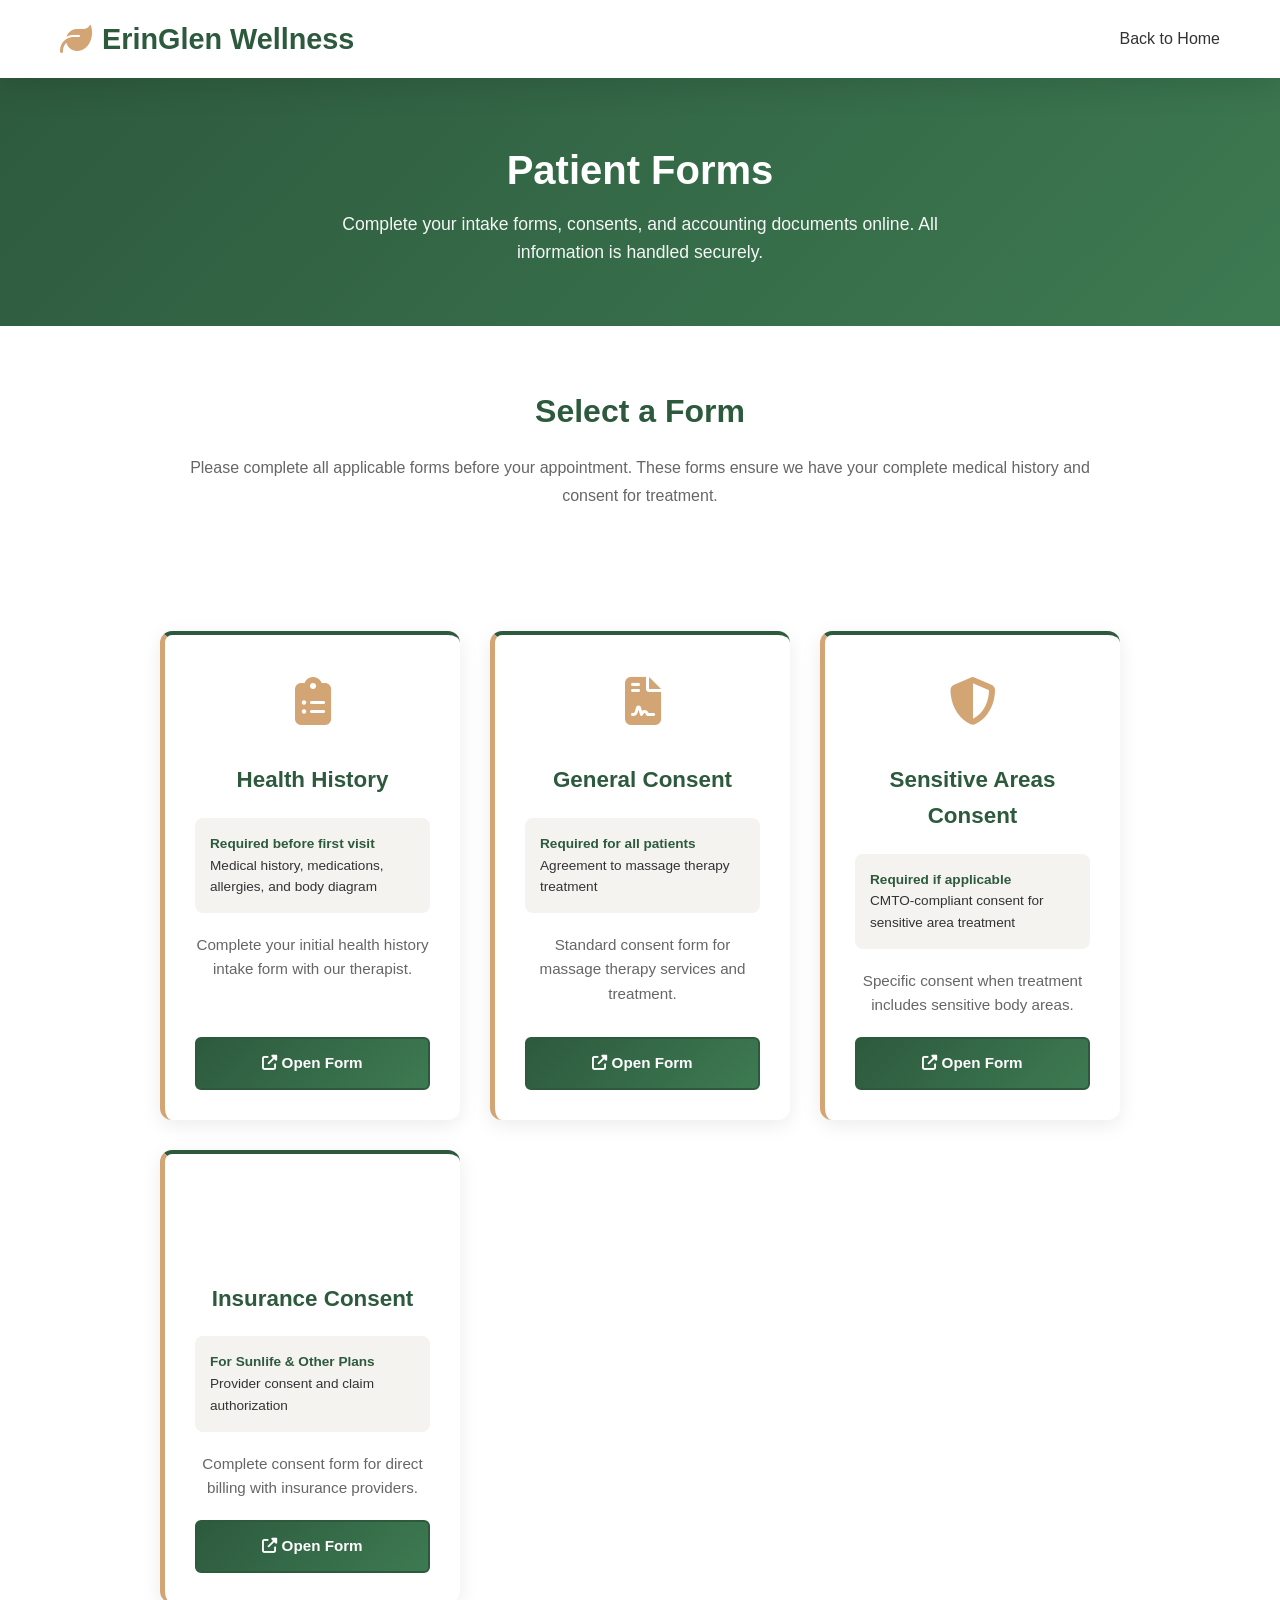
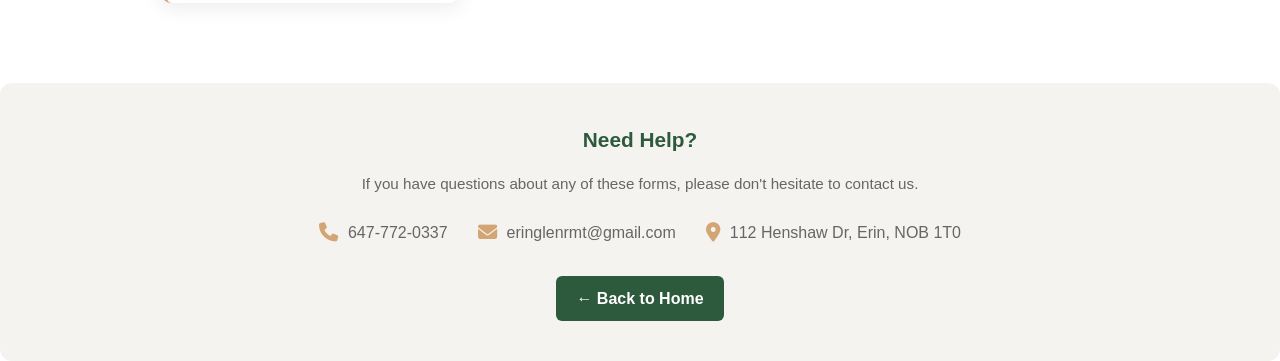
<file: forms.html>
<!DOCTYPE html>
<html lang="en">
<head>
    <meta charset="UTF-8">
    <meta name="viewport" content="width=device-width, initial-scale=1.0">
    <meta name="description" content="ErinGlen Wellness patient forms and documents - health history, consent, invoices, and more.">
    <meta name="robots" content="noindex, follow">
    <title>Patient Forms - ErinGlen Wellness</title>
    <link rel="stylesheet" href="styles.css">
    <link rel="stylesheet" href="https://cdnjs.cloudflare.com/ajax/libs/font-awesome/6.4.0/css/all.min.css">
    <style>
        /* Forms Page Specific Styles */
        .forms-hero {
            background: linear-gradient(135deg, var(--primary-color) 0%, #3d7a52 100%);
            padding: 60px 20px;
            text-align: center;
            color: var(--white);
        }

        .forms-hero h1 {
            font-size: 2.5rem;
            margin-bottom: 0.5rem;
        }

        .forms-hero p {
            font-size: 1.1rem;
            opacity: 0.95;
            max-width: 600px;
            margin: 0 auto;
        }

        .forms-container {
            max-width: 1000px;
            margin: 60px auto;
            padding: 0 20px;
        }

        .forms-intro {
            text-align: center;
            margin-bottom: 50px;
        }

        .forms-intro h2 {
            font-size: 2rem;
            color: var(--primary-color);
            margin-bottom: 1rem;
        }

        .forms-intro p {
            font-size: 1rem;
            color: var(--text-light);
            line-height: 1.8;
        }

        .forms-grid {
            display: grid;
            grid-template-columns: repeat(auto-fit, minmax(280px, 1fr));
            gap: 30px;
            margin-top: 40px;
        }

        .form-card {
            background: var(--white);
            border-radius: 12px;
            padding: 30px;
            text-align: center;
            box-shadow: 0 5px 20px rgba(0, 0, 0, 0.08);
            transition: all 0.3s ease;
            border-top: 4px solid var(--primary-color);
            display: flex;
            flex-direction: column;
            gap: 20px;
        }

        .form-card:hover {
            transform: translateY(-5px);
            box-shadow: 0 15px 40px rgba(0, 0, 0, 0.12);
            border-top-color: var(--accent-color);
        }

        .form-card .form-icon {
            font-size: 3rem;
            color: var(--accent-color);
        }

        .form-card h3 {
            font-size: 1.4rem;
            color: var(--primary-color);
            margin: 0;
        }

        .form-card p {
            font-size: 0.95rem;
            color: var(--text-light);
            margin: 0;
            flex-grow: 1;
        }

        .form-card .form-btn {
            display: inline-block;
            padding: 12px 28px;
            background: linear-gradient(135deg, var(--primary-color) 0%, #3d7a52 100%);
            color: var(--white);
            text-decoration: none;
            border-radius: 6px;
            font-weight: 600;
            transition: all 0.3s ease;
            border: 2px solid var(--primary-color);
            cursor: pointer;
            font-size: 0.95rem;
        }

        .form-card .form-btn:hover {
            background: var(--white);
            color: var(--primary-color);
        }

        .form-details {
            background: var(--light-bg);
            padding: 15px;
            border-radius: 8px;
            font-size: 0.85rem;
            color: var(--text-dark);
            text-align: left;
        }

        .form-details strong {
            color: var(--primary-color);
        }

        .forms-footer {
            background: var(--light-bg);
            padding: 40px 20px;
            margin-top: 80px;
            border-radius: 12px;
            text-align: center;
        }

        .forms-footer h3 {
            color: var(--primary-color);
            margin-bottom: 1rem;
            font-size: 1.3rem;
        }

        .forms-footer p {
            color: var(--text-light);
            margin-bottom: 1.5rem;
            font-size: 0.95rem;
        }

        .forms-footer .contact-info {
            display: flex;
            gap: 30px;
            justify-content: center;
            flex-wrap: wrap;
        }

        .forms-footer .contact-item {
            display: flex;
            align-items: center;
            gap: 10px;
            color: var(--text-light);
        }

        .forms-footer .contact-item i {
            color: var(--accent-color);
            font-size: 1.2rem;
        }

        .back-button {
            display: inline-block;
            margin-top: 30px;
            padding: 10px 20px;
            background: var(--primary-color);
            color: var(--white);
            text-decoration: none;
            border-radius: 6px;
            font-weight: 600;
            transition: all 0.3s ease;
        }

        .back-button:hover {
            background: var(--accent-color);
            color: var(--primary-color);
        }

        /* Responsive */
        @media (max-width: 768px) {
            .forms-hero h1 {
                font-size: 1.8rem;
            }

            .forms-grid {
                grid-template-columns: 1fr;
            }

            .forms-footer .contact-info {
                flex-direction: column;
                gap: 15px;
            }
        }
    </style>
</head>
<body>
    <!-- Navigation Bar -->
    <nav class="navbar">
        <div class="nav-container">
            <div class="logo">
                <i class="fas fa-leaf"></i>
                <span>ErinGlen Wellness</span>
            </div>
            <ul class="nav-menu">
                <li><a href="index.html" class="nav-link">Back to Home</a></li>
            </ul>
        </div>
    </nav>

    <!-- Hero Section -->
    <section class="forms-hero">
        <h1>Patient Forms</h1>
        <p>Complete your intake forms, consents, and accounting documents online. All information is handled securely.</p>
    </section>

    <!-- Forms Container -->
    <div class="forms-container">
        <div class="forms-intro">
            <h2>Select a Form</h2>
            <p>Please complete all applicable forms before your appointment. These forms ensure we have your complete medical history and consent for treatment.</p>
        </div>

        <div class="forms-grid">
            <!-- Health History Form -->
            <div class="form-card">
                <div class="form-icon">
                    <i class="fas fa-clipboard-list"></i>
                </div>
                <h3>Health History</h3>
                <div class="form-details">
                    <strong>Required before first visit</strong><br>
                    Medical history, medications, allergies, and body diagram
                </div>
                <p>Complete your initial health history intake form with our therapist.</p>
                <a href="hh.html" class="form-btn">
                    <i class="fas fa-external-link-alt"></i> Open Form
                </a>
            </div>

            <!-- General Consent Form -->
            <div class="form-card">
                <div class="form-icon">
                    <i class="fas fa-file-contract"></i>
                </div>
                <h3>General Consent</h3>
                <div class="form-details">
                    <strong>Required for all patients</strong><br>
                    Agreement to massage therapy treatment
                </div>
                <p>Standard consent form for massage therapy services and treatment.</p>
                <a href="consent.html" class="form-btn">
                    <i class="fas fa-external-link-alt"></i> Open Form
                </a>
            </div>

            <!-- Sensitive Areas Consent -->
            <div class="form-card">
                <div class="form-icon">
                    <i class="fas fa-shield-alt"></i>
                </div>
                <h3>Sensitive Areas Consent</h3>
                <div class="form-details">
                    <strong>Required if applicable</strong><br>
                    CMTO-compliant consent for sensitive area treatment
                </div>
                <p>Specific consent when treatment includes sensitive body areas.</p>
                <a href="sac.html" class="form-btn">
                    <i class="fas fa-external-link-alt"></i> Open Form
                </a>
            </div>

           

            <!-- Insurance Consent (Sunlife) -->
            <div class="form-card">
                <div class="form-icon">
                    <i class="fas fa-shield-check"></i>
                </div>
                <h3>Insurance Consent</h3>
                <div class="form-details">
                    <strong>For Sunlife & Other Plans</strong><br>
                    Provider consent and claim authorization
                </div>
                <p>Complete consent form for direct billing with insurance providers.</p>
                <a href="pmcs.html" class="form-btn">
                    <i class="fas fa-external-link-alt"></i> Open Form
                </a>
            </div>
        </div>
    </div>

    <!-- Footer Section -->
    <section class="forms-footer">
        <h3>Need Help?</h3>
        <p>If you have questions about any of these forms, please don't hesitate to contact us.</p>
        <div class="contact-info">
            <div class="contact-item">
                <i class="fas fa-phone"></i>
                <span>647-772-0337</span>
            </div>
            <div class="contact-item">
                <i class="fas fa-envelope"></i>
                <span>eringlenrmt@gmail.com</span>
            </div>
            <div class="contact-item">
                <i class="fas fa-map-marker-alt"></i>
                <span>112 Henshaw Dr, Erin, NOB 1T0</span>
            </div>
        </div>
        <a href="index.html" class="back-button">← Back to Home</a>
    </section>
</body>
</html>
</file>
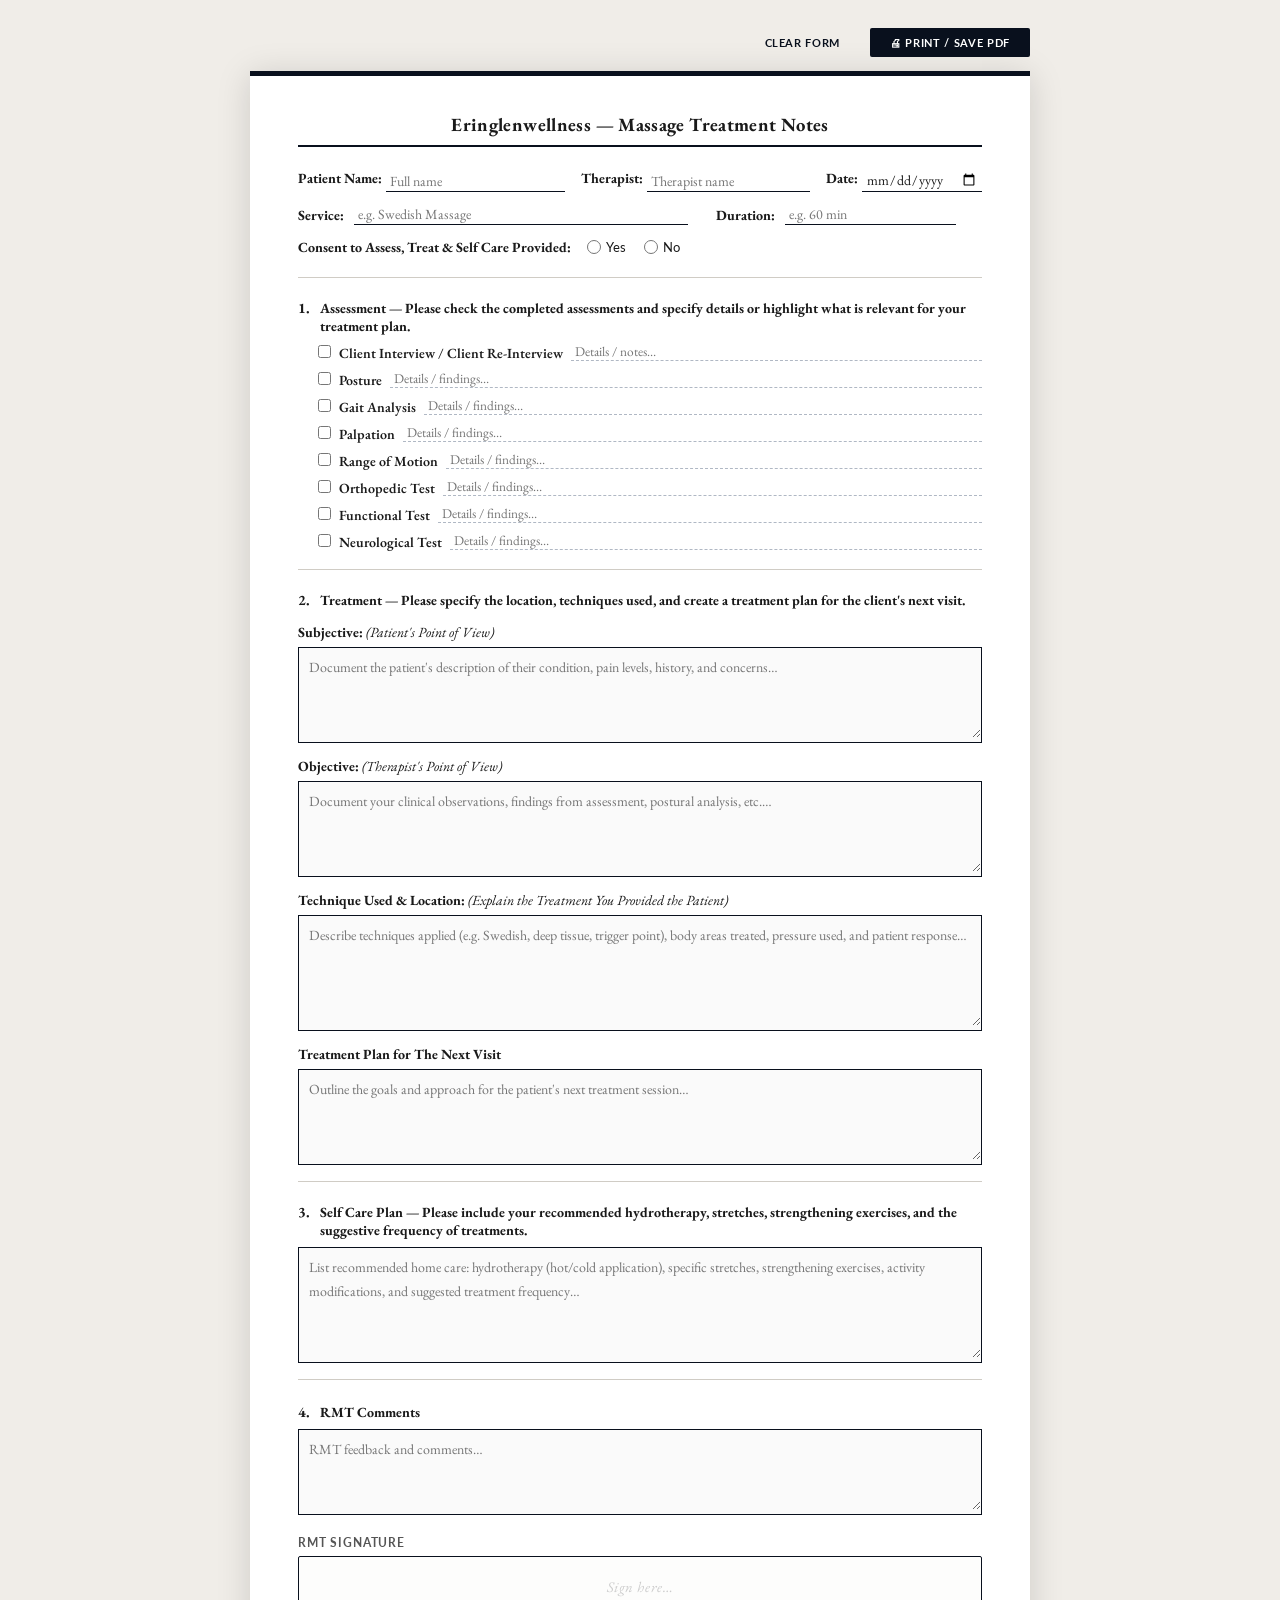
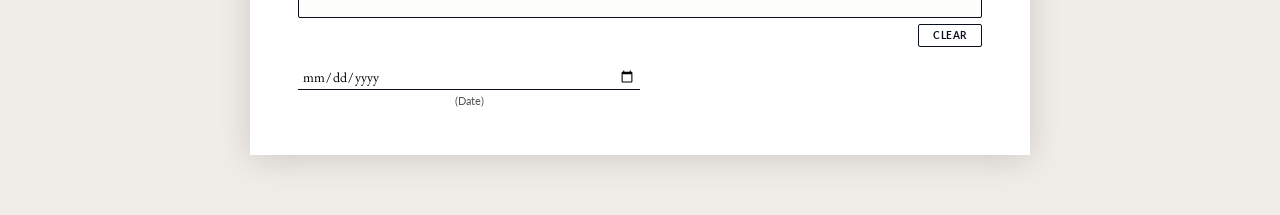
<file: sop.html>
<!DOCTYPE html>
<html lang="en">
<head>
  <meta charset="UTF-8" />
  <meta name="viewport" content="width=device-width, initial-scale=1.0"/>
  <title>Eringlenwellness – Massage Treatment Notes</title>
  <link href="https://fonts.googleapis.com/css2?family=EB+Garamond:ital,wght@0,400;0,600;0,700;1,400&family=Lato:wght@300;400;700&display=swap" rel="stylesheet"/>
  <style>
    *, *::before, *::after { box-sizing: border-box; margin: 0; padding: 0; }

    :root {
      --ink:       #1a1a1a;
      --rule:      #09101d;
      --muted:     #555;
      --field-bg:  #fafafa;
      --border:    #b0b8c4;
      --accent:    #09101d;
      --page-bg:   #f0ede8;
      --paper:     #ffffff;
      --serif:     'EB Garamond', Georgia, serif;
      --sans:      'Lato', sans-serif;
    }

    body {
      background: var(--page-bg);
      font-family: var(--serif);
      font-size: 10.5pt;
      color: var(--ink);
      padding: 28px 16px 60px;
      print-color-adjust: exact;
      -webkit-print-color-adjust: exact;
    }

    /* ── PAPER SHEET ── */
    .page {
      background: var(--paper);
      width: 100%;
      max-width: 780px;
      margin: 0 auto;
      padding: 36px 48px 48px;
      box-shadow: 0 4px 32px rgba(0,0,0,.15);
      border-top: 5px solid var(--rule);
    }

    /* ── PRINT / SUBMIT BAR ── */
    .toolbar {
      max-width: 780px;
      margin: 0 auto 14px;
      display: flex;
      gap: 10px;
      justify-content: flex-end;
    }
    .toolbar button {
      font-family: var(--sans);
      font-size: 11px;
      font-weight: 700;
      letter-spacing: .06em;
      text-transform: uppercase;
      padding: 8px 20px;
      border: none;
      cursor: pointer;
      border-radius: 2px;
      transition: opacity .15s;
    }
    .btn-print  { background: var(--rule); color: #fff; }
    .btn-clear  { background: transparent; color: var(--rule); border: 1.5px solid var(--rule); }
    .toolbar button:hover { opacity: .8; }

    /* ── TITLE ── */
    .form-title {
      font-family: var(--serif);
      font-size: 14pt;
      font-weight: 700;
      text-align: center;
      border-bottom: 2px solid var(--rule);
      padding-bottom: 8px;
      margin-bottom: 18px;
      letter-spacing: .02em;
    }

    /* ── FIELD ROWS ── */
    .field-row {
      display: flex;
      align-items: flex-end;
      gap: 0;
      flex-wrap: wrap;
      margin-bottom: 10px;
      line-height: 1.9;
    }
    .field-row .lbl {
      font-weight: 700;
      white-space: nowrap;
      margin-right: 4px;
      font-size: 10.5pt;
    }
    .field-row input[type="text"],
    .field-row input[type="date"] {
      border: none;
      border-bottom: 1.5px solid var(--rule);
      background: transparent;
      font-family: var(--serif);
      font-size: 10.5pt;
      color: var(--ink);
      outline: none;
      padding: 1px 4px;
      flex: 1;
      min-width: 80px;
    }
    .field-row input[type="date"] { min-width: 120px; max-width: 160px; }
    .field-row .sep { width: 16px; flex-shrink: 0; }

    /* consent radio */
    .consent-wrap {
      display: flex;
      align-items: center;
      gap: 10px;
      flex-wrap: wrap;
    }
    .consent-wrap .lbl { font-weight: 700; margin-right: 6px; }
    .radio-group { display: flex; gap: 18px; }
    .radio-group label {
      display: flex; align-items: center; gap: 5px;
      font-family: var(--sans); font-size: 10pt; cursor: pointer;
    }
    .radio-group input[type="radio"] { accent-color: var(--rule); width: 14px; height: 14px; }

    /* ── INSTRUCTION TEXT ── */
    .instruction {
      font-size: 9.5pt;
      line-height: 1.65;
      color: var(--muted);
      border-left: 3px solid var(--rule);
      padding: 8px 12px;
      background: #f6f5f2;
      margin: 14px 0 18px;
      font-style: italic;
    }

    /* ── SECTION HEADER ── */
    .section-head {
      font-weight: 700;
      font-size: 10.5pt;
      margin: 20px 0 8px;
      display: flex;
      gap: 6px;
      align-items: baseline;
    }
    .section-num {
      font-size: 11pt;
      font-weight: 700;
      min-width: 16px;
    }

    /* ── CHECKBOX ITEMS ── */
    .check-list {
      list-style: none;
      padding: 0 0 0 20px;
      margin-bottom: 8px;
    }
    .check-list li {
      display: flex;
      align-items: flex-start;
      gap: 8px;
      margin-bottom: 6px;
      font-size: 10.5pt;
      line-height: 1.5;
    }
    .check-list input[type="checkbox"] {
      accent-color: var(--rule);
      width: 13px; height: 13px;
      margin-top: 2px;
      flex-shrink: 0;
    }
    .check-detail {
      flex: 1;
      border: none;
      border-bottom: 1px dashed var(--border);
      background: transparent;
      font-family: var(--serif);
      font-size: 10pt;
      color: var(--ink);
      outline: none;
      padding: 0 4px;
      min-width: 0;
    }

    /* ── BOX FIELDS (large bordered text areas) ── */
    .box-field {
      border: 1.5px solid var(--rule);
      width: 100%;
      margin: 6px 0 14px;
      padding: 0;
      background: var(--field-bg);
      position: relative;
    }
    .box-field textarea {
      width: 100%;
      min-height: 90px;
      border: none;
      background: transparent;
      resize: vertical;
      font-family: var(--serif);
      font-size: 10.5pt;
      color: var(--ink);
      padding: 8px 10px;
      outline: none;
      line-height: 1.7;
    }

    /* sub-label inside treatment */
    .sub-label {
      font-weight: 700;
      font-size: 10.5pt;
      margin: 14px 0 4px;
    }

    /* ── INSTRUCTOR SECTION ── */
    .instructor-block {
      margin-top: 22px;
    }
    .sig-row {
      display: flex;
      align-items: flex-end;
      gap: 0;
      margin-top: 32px;
    }
    .sig-row .sig-line {
      flex: 1;
      border-bottom: 1.5px solid var(--rule);
      min-height: 24px;
    }
    .sig-row .sig-label {
      font-family: var(--sans);
      font-size: 8.5pt;
      text-align: center;
      color: var(--muted);
      margin-top: 4px;
    }
    .sig-spacer { width: 40px; flex-shrink: 0; }

    /* ── DIVIDER ── */
    hr.rule {
      border: none;
      border-top: 1px solid #d0ccc5;
      margin: 16px 0;
    }

    /* ── SIGNATURE PAD ── */
    .sig-pad-wrap {
      margin-top: 20px;
    }
    .sig-pad-label {
      font-family: var(--sans);
      font-size: 9pt;
      font-weight: 700;
      letter-spacing: .07em;
      text-transform: uppercase;
      color: var(--muted);
      margin-bottom: 6px;
    }
    .sig-pad-box {
      position: relative;
      border: 1.5px solid var(--rule);
      background: #fdfdfc;
      border-radius: 2px;
      overflow: hidden;
    }
    .sig-pad-box canvas {
      display: block;
      width: 100%;
      height: 60px;
      cursor: crosshair;
      touch-action: none;
    }
    .sig-pad-box .sig-watermark {
      position: absolute;
      inset: 0;
      display: flex;
      align-items: center;
      justify-content: center;
      pointer-events: none;
      font-family: var(--serif);
      font-size: 11pt;
      font-style: italic;
      color: #ccc;
      letter-spacing: .04em;
      transition: opacity .2s;
    }
    .sig-pad-box.has-sig .sig-watermark { opacity: 0; }
    .sig-pad-controls {
      display: flex;
      justify-content: space-between;
      align-items: center;
      gap: 8px;
      margin-top: 6px;
    }
    .sig-status {
      font-family: var(--sans);
      font-size: 9pt;
      color: #27a06a;
    }
    .sig-btn {
      font-family: var(--sans);
      font-size: 9.5px;
      font-weight: 700;
      letter-spacing: .06em;
      text-transform: uppercase;
      padding: 5px 14px;
      border-radius: 2px;
      cursor: pointer;
      border: 1.5px solid var(--rule);
      background: transparent;
      color: var(--rule);
      transition: background .15s, color .15s;
    }
    .sig-btn:hover { background: var(--rule); color: #fff; }
    .sig-btn.primary { background: var(--rule); color: #fff; }
    .sig-btn.primary:hover { opacity: .8; }
    .sig-saved-img {
      display: none;
      border: 1.5px solid var(--rule);
      border-radius: 2px;
      width: 100%;
      max-height: 130px;
      object-fit: contain;
      background: #fdfdfc;
    }
    .sig-saved-label {
      font-family: var(--sans);
      font-size: 8.5pt;
      color: #27a06a;
      margin-top: 4px;
      display: none;
    }

    /* ── PRINT STYLES ── */
    @media print {
      body { background: #fff; padding: 0; }
      .toolbar { display: none; }
      .page { box-shadow: none; border-top: 5px solid #000; max-width: 100%; padding: 18px 28px 30px; }
      .box-field textarea { min-height: 80px; }
      input, textarea { background: transparent !important; }
      .sig-pad-box      { display: none !important; }
      .sig-pad-controls { display: none !important; }
      .sig-status       { display: none !important; }
      .sig-print-area   { display: block !important; }
    }

    /* Snapshot container — hidden on screen, shown on print */
    .sig-print-area {
      display: none;
      border: 1.5px solid #09101d;
      border-radius: 2px;
      width: 100%;
      height: 60px;
      background: #fdfdfc;
    }
    .sig-print-area img {
      width: 100%;
      height: 100%;
      object-fit: contain;
      display: block;
    }
  </style>
</head>
<body>

<!-- Toolbar -->
<div class="toolbar">
  <button class="btn-clear" onclick="clearForm()">Clear Form</button>
  <button class="btn-print" onclick="window.print()">🖨 Print / Save PDF</button>
</div>

<!-- Paper -->
<div class="page">

  <div class="form-title">Eringlenwellness&nbsp;&mdash;&nbsp;Massage Treatment Notes</div>

  <!-- Row 1: Patient Name | Therapist | Date -->
  <div class="field-row">
    <span class="lbl">Patient Name:</span>
    <input type="text" id="patientName" name="patientName" placeholder="Full name" style="flex:2.2; min-width:140px;" autocomplete="name"/>
    <span class="sep"></span>
    <span class="lbl">Therapist:</span>
    <input type="text" id="therapist" name="therapist" placeholder="Therapist name" style="flex:2; min-width:120px;"/>
    <span class="sep"></span>
    <span class="lbl">Date:</span>
    <input type="date" id="treatDate" name="treatDate"/>
  </div>

  <!-- Row 2: Service | Duration | Consent -->
  <div class="field-row" style="align-items:center; gap:6px;">
    <span class="lbl">Service:</span>
    <input type="text" id="service" name="service" placeholder="e.g. Swedish Massage" style="flex:1.8; min-width:120px;"/>
    <span class="sep"></span>
    <span class="lbl">Duration:</span>
    <input type="text" id="duration" name="duration" placeholder="e.g. 60 min" style="flex:.9; min-width:80px;"/>
    <span class="sep" style="width:20px;"></span>
    <div class="consent-wrap" style="flex-shrink:0;">
      <span class="lbl" style="white-space:nowrap;">Consent to Assess, Treat &amp; Self Care Provided:</span>
      <div class="radio-group">
        <label><input type="radio" name="consent" value="yes"/> Yes</label>
        <label><input type="radio" name="consent" value="no"/> No</label>
      </div>
    </div>
  </div>

 

  <hr class="rule"/>

  <!-- SECTION 1: Assessment -->
  <div class="section-head">
    <span class="section-num">1.</span>
    <span><strong>Assessment&nbsp;&mdash;</strong> Please check the completed assessments and specify details or highlight what is relevant for your treatment plan.</span>
  </div>

  <ul class="check-list">
    <li>
      <input type="checkbox" id="chk_interview" name="chk_interview"/>
      <label for="chk_interview" style="white-space:nowrap; font-weight:600;">Client Interview / Client Re-Interview</label>
      <input class="check-detail" type="text" placeholder="Details / notes…" name="detail_interview"/>
    </li>
    <li>
      <input type="checkbox" id="chk_posture" name="chk_posture"/>
      <label for="chk_posture" style="white-space:nowrap; font-weight:600;">Posture</label>
      <input class="check-detail" type="text" placeholder="Details / findings…" name="detail_posture"/>
    </li>
    <li>
      <input type="checkbox" id="chk_gait" name="chk_gait"/>
      <label for="chk_gait" style="white-space:nowrap; font-weight:600;">Gait Analysis</label>
      <input class="check-detail" type="text" placeholder="Details / findings…" name="detail_gait"/>
    </li>
    <li>
      <input type="checkbox" id="chk_palp" name="chk_palp"/>
      <label for="chk_palp" style="white-space:nowrap; font-weight:600;">Palpation</label>
      <input class="check-detail" type="text" placeholder="Details / findings…" name="detail_palp"/>
    </li>
    <li>
      <input type="checkbox" id="chk_rom" name="chk_rom"/>
      <label for="chk_rom" style="white-space:nowrap; font-weight:600;">Range of Motion</label>
      <input class="check-detail" type="text" placeholder="Details / findings…" name="detail_rom"/>
    </li>
    <li>
      <input type="checkbox" id="chk_ortho" name="chk_ortho"/>
      <label for="chk_ortho" style="white-space:nowrap; font-weight:600;">Orthopedic Test</label>
      <input class="check-detail" type="text" placeholder="Details / findings…" name="detail_ortho"/>
    </li>
    <li>
      <input type="checkbox" id="chk_func" name="chk_func"/>
      <label for="chk_func" style="white-space:nowrap; font-weight:600;">Functional Test</label>
      <input class="check-detail" type="text" placeholder="Details / findings…" name="detail_func"/>
    </li>
    <li>
      <input type="checkbox" id="chk_neuro" name="chk_neuro"/>
      <label for="chk_neuro" style="white-space:nowrap; font-weight:600;">Neurological Test</label>
      <input class="check-detail" type="text" placeholder="Details / findings…" name="detail_neuro"/>
    </li>
  </ul>

  <hr class="rule"/>

  <!-- SECTION 2: Treatment -->
  <div class="section-head">
    <span class="section-num">2.</span>
    <span><strong>Treatment&nbsp;&mdash;</strong> Please specify the location, techniques used, and create a treatment plan for the client's next visit.</span>
  </div>

  <div class="sub-label">Subjective: <span style="font-weight:400; font-style:italic;">(Patient's Point of View)</span></div>
  <div class="box-field">
    <textarea id="subjective" name="subjective" placeholder="Document the patient's description of their condition, pain levels, history, and concerns…"></textarea>
  </div>

  <div class="sub-label">Objective: <span style="font-weight:400; font-style:italic;">(Therapist's Point of View)</span></div>
  <div class="box-field">
    <textarea id="objective" name="objective" placeholder="Document your clinical observations, findings from assessment, postural analysis, etc.…"></textarea>
  </div>

  <div class="sub-label">Technique Used &amp; Location: <span style="font-weight:400; font-style:italic;">(Explain the Treatment You Provided the Patient)</span></div>
  <div class="box-field">
    <textarea id="technique" name="technique" placeholder="Describe techniques applied (e.g. Swedish, deep tissue, trigger point), body areas treated, pressure used, and patient response…" style="min-height:110px;"></textarea>
  </div>

  <div class="sub-label">Treatment Plan for The Next Visit</div>
  <div class="box-field">
    <textarea id="treatPlan" name="treatPlan" placeholder="Outline the goals and approach for the patient's next treatment session…"></textarea>
  </div>

  <hr class="rule"/>

  <!-- SECTION 3: Self Care Plan -->
  <div class="section-head">
    <span class="section-num">3.</span>
    <span><strong>Self Care Plan&nbsp;&mdash;</strong> Please include your recommended hydrotherapy, stretches, strengthening exercises, and the suggestive frequency of treatments.</span>
  </div>
  <div class="box-field">
    <textarea id="selfCare" name="selfCare" placeholder="List recommended home care: hydrotherapy (hot/cold application), specific stretches, strengthening exercises, activity modifications, and suggested treatment frequency…" style="min-height:110px;"></textarea>
  </div>

  <hr class="rule"/>

  <!-- SECTION 4: Instructor Comments -->
  <div class="instructor-block">
    <div class="section-head">
      <span class="section-num">4.</span>
      <span><strong>RMT Comments</strong></span>
    </div>
    <div class="box-field">
      <textarea id="instructorComments" name="instructorComments" placeholder="RMT feedback and comments…" style="min-height:80px;"></textarea>
    </div>

    <!-- Signature Pad -->
    <div class="sig-pad-wrap">
      <div class="sig-pad-label">RMT Signature</div>

      <!-- Interactive canvas (screen only) -->
      <div class="sig-pad-box" id="sigPadBox">
        <canvas id="sigCanvas"></canvas>
        <div class="sig-watermark">Sign here&hellip;</div>
      </div>
      <div class="sig-pad-controls">
        <span class="sig-status" id="sigStatus"></span>
        <button class="sig-btn" type="button" onclick="clearSig()">Clear</button>
      </div>

      <!-- Print-only snapshot — populated automatically before printing -->
      <div class="sig-print-area" id="sigPrintArea">
        <img id="sigPrintImg" alt="RMT Signature"/>
      </div>
    </div>

    <!-- Date field -->
    <div class="sig-row" style="margin-top:18px;">
      <div style="flex:.5;">
        <input type="date" id="sigDate" name="sigDate" style="border:none; border-bottom:1.5px solid var(--rule); background:transparent; font-family:var(--serif); font-size:10.5pt; width:100%; outline:none; padding:2px 4px;"/>
        <div class="sig-label" style="margin-top:4px;">(Date)</div>
      </div>
    </div>
  </div>

</div><!-- /page -->

<script>
  /* ── FORM UTILITIES ── */
  function clearForm() {
    if (!confirm('Clear all fields? This cannot be undone.')) return;
    document.querySelectorAll('input[type="text"], input[type="date"], textarea').forEach(el => el.value = '');
    document.querySelectorAll('input[type="checkbox"], input[type="radio"]').forEach(el => el.checked = false);
    clearSig();
  }

  // Auto-resize textareas
  document.querySelectorAll('textarea').forEach(ta => {
    ta.addEventListener('input', function () {
      this.style.height = 'auto';
      this.style.height = this.scrollHeight + 'px';
    });
  });

  // Highlight active field
  document.querySelectorAll('input[type="text"], input[type="date"], textarea').forEach(el => {
    el.addEventListener('focus', () => el.style.background = '#f0f7ff');
    el.addEventListener('blur',  () => el.style.background = 'transparent');
  });

  /* ── SIGNATURE PAD ── */
  const canvas    = document.getElementById('sigCanvas');
  const box       = document.getElementById('sigPadBox');
  const ctx       = canvas.getContext('2d');
  const statusEl  = document.getElementById('sigStatus');
  const printImg  = document.getElementById('sigPrintImg');
  let drawing     = false;
  let lastX = 0, lastY = 0;
  let hasMark     = false;

  /* Size the canvas backing store to match its CSS display size */
  function resizeCanvas() {
    const dpr      = window.devicePixelRatio || 1;
    const rect     = canvas.getBoundingClientRect();
    const snapshot = hasMark ? canvas.toDataURL() : null;

    canvas.width  = Math.round(rect.width  * dpr);
    canvas.height = Math.round(rect.height * dpr);
    ctx.setTransform(dpr, 0, 0, dpr, 0, 0);
    applyCtxStyle();

    if (snapshot) {
      const tmp = new Image();
      tmp.onload = () => ctx.drawImage(tmp, 0, 0, rect.width, rect.height);
      tmp.src = snapshot;
    }
  }

  function applyCtxStyle() {
    ctx.strokeStyle = '#09101d';
    ctx.lineWidth   = 2;
    ctx.lineCap     = 'round';
    ctx.lineJoin    = 'round';
  }

  function getPos(e) {
    const rect = canvas.getBoundingClientRect();
    const src  = e.touches ? e.touches[0] : e;
    return { x: src.clientX - rect.left, y: src.clientY - rect.top };
  }

  function startDraw(e) {
    e.preventDefault();
    drawing = true;
    const p = getPos(e);
    [lastX, lastY] = [p.x, p.y];
    // draw a dot for single taps/clicks
    ctx.beginPath();
    ctx.arc(p.x, p.y, 0.8, 0, Math.PI * 2);
    ctx.fillStyle = '#09101d';
    ctx.fill();
    applyCtxStyle();
    hasMark = true;
    box.classList.add('has-sig');
    updateStatus();
  }

  function draw(e) {
    if (!drawing) return;
    e.preventDefault();
    const p = getPos(e);
    ctx.beginPath();
    ctx.moveTo(lastX, lastY);
    ctx.lineTo(p.x, p.y);
    ctx.stroke();
    [lastX, lastY] = [p.x, p.y];
  }

  function stopDraw(e) {
    if (!drawing) return;
    drawing = false;
    // Auto-capture snapshot after every stroke so print always has the latest
    captureSnapshot();
  }

  /* Capture canvas → hidden print img immediately after each stroke */
  function captureSnapshot() {
    if (!hasMark) return;
    printImg.src = canvas.toDataURL('image/png');
  }

  function updateStatus() {
    statusEl.textContent = hasMark ? '✓ Signature ready for PDF' : '';
    statusEl.style.color = '#27a06a';
    statusEl.style.fontFamily = 'var(--sans)';
    statusEl.style.fontSize   = '9pt';
  }

  // Mouse
  canvas.addEventListener('mousedown',  startDraw);
  canvas.addEventListener('mousemove',  draw);
  canvas.addEventListener('mouseup',    stopDraw);
  canvas.addEventListener('mouseleave', stopDraw);

  // Touch
  canvas.addEventListener('touchstart', startDraw, { passive: false });
  canvas.addEventListener('touchmove',  draw,      { passive: false });
  canvas.addEventListener('touchend',   stopDraw);

  function clearSig() {
    const rect = canvas.getBoundingClientRect();
    ctx.clearRect(0, 0, rect.width, rect.height);
    hasMark = false;
    drawing = false;
    box.classList.remove('has-sig');
    printImg.src = '';
    statusEl.textContent = '';
  }

  /* ── BEFORE PRINT: ensure snapshot is current & remove placeholders ── */
  let placeholderMap = new Map();
  
  function beforePrintHandler() {
    // Store and remove placeholder attributes
    placeholderMap.clear();
    document.querySelectorAll('input[placeholder], textarea[placeholder]').forEach(el => {
      placeholderMap.set(el, el.getAttribute('placeholder'));
      el.setAttribute('placeholder', '');
    });
    
    if (hasMark) {
      // Re-capture at full resolution right before browser renders the page
      printImg.src = canvas.toDataURL('image/png');
    } else {
      printImg.src = '';
    }
  }

  function afterPrintHandler() {
    // Restore all placeholder attributes
    placeholderMap.forEach((placeholder, el) => {
      el.setAttribute('placeholder', placeholder);
    });
  }

  window.addEventListener('beforeprint', beforePrintHandler);
  window.addEventListener('afterprint', afterPrintHandler);
  // matchMedia fallback for browsers that don't fire beforeprint reliably (e.g. some Chromium)
  if (window.matchMedia) {
    const mql = window.matchMedia('print');
    mql.addEventListener('change', e => { 
      if (e.matches) beforePrintHandler(); 
      else afterPrintHandler();
    });
  }

  // Init + resize
  window.addEventListener('load',   resizeCanvas);
  window.addEventListener('resize', () => {
    // brief debounce to avoid thrashing during live resize
    clearTimeout(window._resizeTimer);
    window._resizeTimer = setTimeout(resizeCanvas, 120);
  });
</script>
</body>
</html>
</file>
<file: styles.css>
* {
    margin: 0;
    padding: 0;
    box-sizing: border-box;
}

:root {
    --primary-color: #2d5a3d;
    --secondary-color: #a89b7f;
    --accent-color: #d4a574;
    --light-bg: #f5f3f0;
    --text-dark: #333333;
    --text-light: #666666;
    --white: #ffffff;
    --shadow: 0 10px 30px rgba(0, 0, 0, 0.1);
    --shadow-hover: 0 15px 40px rgba(0, 0, 0, 0.15);
}

body {
    font-family: 'Segoe UI', Tahoma, Geneva, Verdana, sans-serif;
    color: var(--text-dark);
    line-height: 1.6;
    overflow-x: hidden;
}

.container {
    max-width: 1200px;
    margin: 0 auto;
    padding: 0 20px;
}

/* ========== NAVIGATION ========== */
.navbar {
    position: sticky;
    top: 0;
    background: var(--white);
    box-shadow: var(--shadow);
    z-index: 100;
    transition: all 0.3s ease;
}

.nav-container {
    max-width: 1200px;
    margin: 0 auto;
    padding: 1rem 20px;
    display: flex;
    justify-content: space-between;
    align-items: center;
}

.logo {
    font-size: 1.8rem;
    font-weight: 700;
    color: var(--primary-color);
    display: flex;
    align-items: center;
    gap: 10px;
}

.logo img {
    height: 100px;
    width: auto;
    object-fit: contain;
    background-color: var(--white);
    padding: 8px 12px;
    border-radius: 8px;
}

.logo i {
    font-size: 2rem;
    color: var(--accent-color);
}

.nav-menu {
    display: flex;
    list-style: none;
    gap: 2rem;
}

.nav-link {
    text-decoration: none;
    color: var(--text-dark);
    font-weight: 500;
    transition: color 0.3s ease;
    position: relative;
}

.nav-link::after {
    content: '';
    position: absolute;
    bottom: -5px;
    left: 0;
    width: 0;
    height: 2px;
    background: var(--accent-color);
    transition: width 0.3s ease;
}

.nav-link:hover::after {
    width: 100%;
}

.hamburger {
    display: none;
    flex-direction: column;
    cursor: pointer;
}

.hamburger span {
    width: 25px;
    height: 3px;
    background: var(--primary-color);
    margin: 5px 0;
    transition: 0.3s;
}

/* ========== HERO SECTION ========== */
.hero {
    position: relative;
    height: 100vh;
    background: linear-gradient(135deg, var(--primary-color) 0%, #3d7a52 100%);
    display: flex;
    align-items: center;
    justify-content: center;
    text-align: center;
    color: var(--white);
    overflow: hidden;
}

.hero::before {
    content: '';
    position: absolute;
    top: 0;
    left: 0;
    right: 0;
    bottom: 0;
    background: url('data:image/svg+xml,<svg xmlns="http://www.w3.org/2000/svg" viewBox="0 0 1200 600"><defs><pattern id="dots" x="0" y="0" width="40" height="40" patternUnits="userSpaceOnUse"><circle cx="20" cy="20" r="2" fill="rgba(255,255,255,0.1)"/></pattern></defs><rect width="1200" height="600" fill="url(%23dots)"/></svg>');
    opacity: 0.5;
}

.hero-content {
    position: relative;
    z-index: 2;
    max-width: 700px;
    animation: fadeInUp 1s ease-out;
}

.hero-content h1 {
    font-size: 3.5rem;
    margin-bottom: 1rem;
    font-weight: 700;
    text-shadow: 2px 2px 4px rgba(0, 0, 0, 0.3);
}

.hero-content p {
    font-size: 1.5rem;
    margin-bottom: 2rem;
    opacity: 0.95;
}

.cta-button {
    background: var(--accent-color);
    color: var(--text-dark);
    border: none;
    padding: 15px 40px;
    font-size: 1.1rem;
    font-weight: 600;
    border-radius: 50px;
    cursor: pointer;
    transition: all 0.3s ease;
    box-shadow: 0 10px 25px rgba(0, 0, 0, 0.2);
}

.cta-button:hover {
    background: #e8b866;
    transform: translateY(-3px);
    box-shadow: 0 15px 35px rgba(0, 0, 0, 0.3);
}

@keyframes fadeInUp {
    from {
        opacity: 0;
        transform: translateY(30px);
    }
    to {
        opacity: 1;
        transform: translateY(0);
    }
}

/* ========== SERVICES SECTION ========== */
.services {
    padding: 80px 0;
    background: var(--light-bg);
}

.section-title {
    text-align: center;
    font-size: 2.5rem;
    color: var(--primary-color);
    margin-bottom: 60px;
    position: relative;
    display: inline-block;
    width: 100%;
}

.section-title::after {
    content: '';
    position: absolute;
    bottom: -15px;
    left: 50%;
    transform: translateX(-50%);
    width: 80px;
    height: 4px;
    background: var(--accent-color);
    border-radius: 2px;
}

/* ========== PRICING SECTION ========== */
.pricing-subtitle {
    text-align: center;
    color: var(--primary-color);
    font-size: 1.8rem;
    margin-top: 30px;
    margin-bottom: 40px;
    font-weight: 600;
}

.pricing-grid {
    display: grid;
    grid-template-columns: repeat(auto-fit, minmax(250px, 1fr));
    gap: 25px;
    margin-bottom: 60px;
}

.price-card {
    background: linear-gradient(135deg, var(--accent-color), #e8b866);
    padding: 35px;
    border-radius: 15px;
    text-align: center;
    box-shadow: 0 8px 25px rgba(212, 165, 116, 0.3);
    transition: all 0.3s ease;
    border: none;
    color: var(--white);
    position: relative;
    overflow: hidden;
}

.price-card::before {
    content: '';
    position: absolute;
    top: 0;
    left: 0;
    right: 0;
    bottom: 0;
    background: rgba(255, 255, 255, 0.1);
    border-radius: 15px;
    pointer-events: none;
}

.price-card:hover {
    transform: translateY(-15px) scale(1.05);
    box-shadow: 0 15px 40px rgba(212, 165, 116, 0.5);
}

.price-card .duration {
    font-size: 1.2rem;
    font-weight: 600;
    margin-bottom: 15px;
    text-transform: uppercase;
    letter-spacing: 1px;
    text-shadow: 0 2px 4px rgba(0, 0, 0, 0.1);
}

.price-card .price {
    font-size: 3rem;
    font-weight: 700;
    margin-bottom: 15px;
    text-shadow: 0 3px 6px rgba(0, 0, 0, 0.2);
}

.price-card p {
    font-size: 0.95rem;
    color: rgba(255, 255, 255, 0.95);
    line-height: 1.6;
    margin: 0;
    text-shadow: 0 1px 3px rgba(0, 0, 0, 0.1);
}

.price-card.add-on-card {
    background: linear-gradient(135deg, var(--primary-color), #3d7a52);
    grid-column: 1 / -1;
    max-width: 600px;
    margin: 0 auto;
}

.price-card.add-on-card .add-on {
    font-size: 1.4rem;
    font-weight: 700;
    margin-bottom: 20px;
    text-transform: uppercase;
    letter-spacing: 1px;
    text-shadow: 0 2px 4px rgba(0, 0, 0, 0.2);
}

.price-card.add-on-card .add-on-price {
    font-size: 1.2rem;
    font-weight: 600;
    margin-bottom: 12px;
    color: var(--accent-color);
    text-shadow: 0 2px 4px rgba(0, 0, 0, 0.2);
}

.price-card.add-on-card .add-on-price:last-child {
    margin-bottom: 0;
}

.services-grid {
    display: grid;
    grid-template-columns: repeat(4, 1fr);
    gap: 30px;
    margin-top: 40px;
}

.service-card {
    background: var(--white);
    padding: 40px;
    border-radius: 15px;
    text-align: center;
    box-shadow: var(--shadow);
    transition: all 0.3s ease;
    border-top: 4px solid var(--accent-color);
}

.service-card:hover {
    transform: translateY(-10px);
    box-shadow: var(--shadow-hover);
}

.service-icon {
    font-size: 3rem;
    color: var(--accent-color);
    margin-bottom: 20px;
}

.service-card h3 {
    font-size: 1.5rem;
    color: var(--primary-color);
    margin-bottom: 15px;
}

.service-card p {
    color: var(--text-light);
    margin-bottom: 20px;
    line-height: 1.8;
}

.price {
    display: inline-block;
    background: var(--light-bg);
    color: var(--primary-color);
    padding: 8px 20px;
    border-radius: 20px;
    font-weight: 600;
    font-size: 0.95rem;
}

/* ========== ABOUT SECTION ========== */
.about {
    padding: 80px 0;
    background: var(--white);
}

.about-content {
    display: grid;
    grid-template-columns: 1fr 1fr;
    gap: 60px;
    align-items: center;
}

.about-text h2 {
    font-size: 2.5rem;
    color: var(--primary-color);
    margin-bottom: 30px;
}

.about-text p {
    color: var(--text-light);
    margin-bottom: 20px;
    font-size: 1.05rem;
    line-height: 1.8;
}

.about-features {
    display: flex;
    flex-direction: column;
    gap: 15px;
    margin-top: 30px;
}

.feature {
    display: flex;
    align-items: center;
    gap: 15px;
    font-weight: 500;
}

.feature i {
    color: var(--accent-color);
    font-size: 1.5rem;
}

.about-image {
    display: flex;
    align-items: center;
    justify-content: center;
}

.placeholder-image {
    width: 300px;
    height: 300px;
    background: linear-gradient(135deg, var(--primary-color), #3d7a52);
    border-radius: 15px;
    display: flex;
    align-items: center;
    justify-content: center;
    font-size: 6rem;
    color: var(--accent-color);
    box-shadow: var(--shadow);
}

/* ========== INSURANCE BILLING SECTION ========== */
.insurance-billing {
    padding: 80px 0;
    background: linear-gradient(135deg, #f5f3f0 0%, #fffbf7 100%);
}

.section-subtitle {
    text-align: center;
    color: var(--text-light);
    font-size: 1.1rem;
    margin-bottom: 50px;
    font-weight: 500;
}

.insurance-content {
    display: grid;
    grid-template-columns: 1fr 1fr;
    gap: 50px;
    align-items: flex-start;
}

.insurance-details h3 {
    color: var(--primary-color);
    font-size: 1.8rem;
    margin-bottom: 20px;
}

.insurance-details p {
    color: var(--text-light);
    margin-bottom: 20px;
    font-size: 1.05rem;
    line-height: 1.8;
}

.insurance-benefits {
    display: flex;
    flex-direction: column;
    gap: 20px;
    margin: 30px 0;
}

.benefit-item {
    display: flex;
    gap: 15px;
    padding: 20px;
    background: var(--white);
    border-radius: 10px;
    box-shadow: 0 4px 15px rgba(0, 0, 0, 0.08);
    transition: all 0.3s ease;
}

.benefit-item:hover {
    transform: translateY(-5px);
    box-shadow: 0 6px 20px rgba(0, 0, 0, 0.12);
}

.benefit-item i {
    color: var(--accent-color);
    font-size: 1.5rem;
    flex-shrink: 0;
    margin-top: 2px;
}

.benefit-item h4 {
    color: var(--primary-color);
    font-size: 1.05rem;
    margin-bottom: 8px;
}

.benefit-item p {
    font-size: 0.95rem;
    margin-bottom: 0;
    color: var(--text-light);
}

.insurance-contact-cta {
    background: var(--accent-color);
    color: var(--text-dark);
    padding: 20px;
    border-radius: 10px;
    margin-top: 30px;
    text-align: center;
}

.insurance-contact-cta p {
    margin-bottom: 10px;
    font-weight: 500;
}

.insurance-contact-cta a {
    color: var(--primary-color);
    text-decoration: none;
    font-weight: 600;
    transition: all 0.3s ease;
}

.insurance-contact-cta a:hover {
    text-decoration: underline;
}

.insurance-providers h3 {
    color: var(--primary-color);
    font-size: 1.5rem;
    margin-bottom: 30px;
    text-align: center;
}

.providers-grid {
    display: grid;
    grid-template-columns: 1fr;
    gap: 20px;
    margin-bottom: 20px;
    width: 120%;
}

.provider-logo {
    background: var(--white);
    padding: 20px;
    border-radius: 10px;
    display: flex;
    align-items: center;
    justify-content: center;
    height: 400px;
    box-shadow: 0 4px 12px rgba(0, 0, 0, 0.08);
    transition: all 0.3s ease;
    border: 2px solid transparent;
}

.provider-logo:hover {
    transform: translateY(-5px);
    box-shadow: 0 6px 20px rgba(0, 0, 0, 0.12);
    border-color: var(--accent-color);
}

.provider-logo img {
    width: 100%;
    height: 100%;
    object-fit: cover;
}

.providers-note {
    text-align: center;
    color: var(--text-light);
    font-size: 0.95rem;
    font-style: italic;
    margin-top: 20px;
}

/* ========== TESTIMONIALS SECTION ========== */
.testimonials {
    padding: 80px 0;
    background: linear-gradient(135deg, var(--primary-color) 0%, #3d7a52 100%);
    color: var(--white);
}

.testimonials .section-title {
    color: var(--white);
}

.testimonials .section-title::after {
    background: var(--accent-color);
}

.testimonials-grid {
    display: grid;
    grid-template-columns: repeat(auto-fit, minmax(320px, 1fr));
    gap: 30px;
    margin-top: 40px;
}

.testimonial-card {
    background: rgba(255, 255, 255, 0.95);
    padding: 35px;
    border-radius: 12px;
    color: var(--text-dark);
    transition: all 0.3s ease;
    box-shadow: 0 10px 25px rgba(0, 0, 0, 0.2);
}

.testimonial-card:hover {
    transform: translateY(-8px);
    box-shadow: 0 15px 40px rgba(0, 0, 0, 0.3);
}

.stars {
    margin-bottom: 15px;
}

.stars i {
    color: #ffc107;
    margin-right: 3px;
}

.testimonial-card p {
    font-style: italic;
    color: var(--text-light);
    margin-bottom: 20px;
    line-height: 1.8;
}

.testimonial-card h4 {
    color: var(--primary-color);
    font-weight: 600;
}

/* ========== CONTACT SECTION ========== */
.contact {
    padding: 80px 0;
    background: var(--light-bg);
}

.contact-content {
    display: grid;
    grid-template-columns: 1fr 1fr;
    gap: 60px;
    margin-top: 40px;
}

.contact-info {
    display: grid;
    grid-template-columns: repeat(2, 1fr);
    gap: 30px;
}

.info-card {
    background: var(--white);
    padding: 30px;
    border-radius: 12px;
    text-align: center;
    box-shadow: var(--shadow);
    transition: all 0.3s ease;
    display: flex;
    flex-direction: column;
    align-items: center;
    justify-content: center;
    text-decoration: none;
    color: inherit;
}

.info-card:hover {
    transform: translateY(-5px);
}

.info-card i {
    font-size: 2.5rem;
    color: var(--accent-color);
    margin-bottom: 15px;
}

.info-card h3 {
    color: var(--primary-color);
    margin-bottom: 10px;
}

.info-card p {
    color: var(--text-light);
    font-size: 0.95rem;
}

.contact-info .info-card:last-child {
    display: none;
}

.contact-form {
    display: flex;
    flex-direction: column;
    gap: 20px;
}

.contact-form input,
.contact-form textarea {
    padding: 15px;
    border: 2px solid #ddd;
    border-radius: 8px;
    font-family: inherit;
    font-size: 1rem;
    transition: border-color 0.3s ease;
}

.contact-form input:focus,
.contact-form textarea:focus {
    outline: none;
    border-color: var(--accent-color);
}

.submit-button {
    background: var(--accent-color);
    color: var(--text-dark);
    border: none;
    padding: 15px 30px;
    border-radius: 8px;
    font-weight: 600;
    cursor: pointer;
    transition: all 0.3s ease;
    font-size: 1rem;
}

.submit-button:hover {
    background: #e8b866;
    transform: translateY(-2px);
    box-shadow: var(--shadow);
}

.contact-map {
    display: flex;
    justify-content: center;
    align-items: center;
}

.contact-map iframe {
    width: 100%;
    height: 400px;
    border-radius: 12px;
    box-shadow: var(--shadow);
}

/* ========== APPOINTMENTS SECTION ========== */
.appointments {
    padding: 80px 0;
    background: var(--light-bg);
}

.appointments-content {
    display: block;
    margin-top: 40px;
}

/* ========== AVAILABILITY SECTION ========== */
.availability-section {
    background: var(--white);
    padding: 40px;
    border-radius: 12px;
    box-shadow: var(--shadow);
    margin-bottom: 40px;
}

.availability-section h3 {
    color: var(--primary-color);
    font-size: 1.5rem;
    margin-bottom: 30px;
    text-align: center;
}

.availability-grid {
    display: grid;
    grid-template-columns: repeat(auto-fit, minmax(200px, 1fr));
    gap: 20px;
}

.availability-item {
    background: linear-gradient(135deg, var(--accent-color), #e8b866);
    padding: 25px;
    border-radius: 10px;
    text-align: center;
    box-shadow: 0 4px 15px rgba(212, 165, 116, 0.2);
    transition: all 0.3s ease;
    border: 2px solid transparent;
    display: block;
    text-decoration: none;
    color: inherit;
}

.availability-item:hover {
    transform: translateY(-5px);
    box-shadow: 0 8px 25px rgba(212, 165, 116, 0.4);
    border-color: var(--primary-color);
    cursor: pointer;
}

.availability-item.contact-for-availability {
    background: linear-gradient(135deg, #e0e0e0, #f0f0f0);
    color: var(--primary-color);
}

.availability-item.contact-for-availability:hover {
    background: linear-gradient(135deg, #d0d0d0, #e8e8e8);
    box-shadow: 0 8px 25px rgba(45, 90, 61, 0.3);
    border-color: var(--accent-color);
}

.availability-item .day {
    font-size: 1.1rem;
    font-weight: 700;
    color: var(--primary-color);
    margin-bottom: 10px;
    text-transform: uppercase;
    letter-spacing: 0.5px;
}

.availability-item.contact-for-availability .day {
    color: var(--primary-color);
}

.availability-item .time {
    font-size: 1rem;
    font-weight: 600;
    color: var(--white);
    text-shadow: 0 1px 3px rgba(0, 0, 0, 0.1);
}

.availability-item.contact-for-availability .time {
    color: var(--primary-color);
    font-style: italic;
}

.calendar-section,
.booking-form-section {
    background: var(--white);
    padding: 30px;
    border-radius: 12px;
    box-shadow: var(--shadow);
    max-width: 100%;
}

.calendar-section h3,
.booking-form-section h3 {
    color: var(--primary-color);
    font-size: 1.3rem;
    margin-bottom: 20px;
}

.calendar-container {
    border-radius: 12px;
    overflow: hidden;
    box-shadow: 0 5px 15px rgba(0, 0, 0, 0.1);
}

.appointment-form {
    display: flex;
    flex-direction: column;
    gap: 20px;
}

.form-group {
    display: flex;
    flex-direction: column;
}

.form-group label {
    color: var(--text-dark);
    font-weight: 600;
    margin-bottom: 8px;
    font-size: 0.95rem;
}

.form-group input,
.form-group select,
.form-group textarea {
    padding: 12px;
    border: 2px solid #ddd;
    border-radius: 6px;
    font-family: inherit;
    font-size: 1rem;
    transition: border-color 0.3s ease;
}

.form-group input:focus,
.form-group select:focus,
.form-group textarea:focus {
    outline: none;
    border-color: var(--accent-color);
    box-shadow: 0 0 0 3px rgba(212, 165, 116, 0.1);
}

.form-group textarea {
    resize: vertical;
    font-family: inherit;
}

.submit-appt-btn {
    background: var(--accent-color);
    color: var(--text-dark);
    border: none;
    padding: 15px 30px;
    border-radius: 8px;
    font-weight: 600;
    cursor: pointer;
    transition: all 0.3s ease;
    font-size: 1rem;
    margin-top: 10px;
}

.submit-appt-btn:hover {
    background: #e8b866;
    transform: translateY(-2px);
    box-shadow: var(--shadow);
}

.submit-appt-btn:disabled {
    background: #ccc;
    cursor: not-allowed;
    transform: none;
}

.appointment-status {
    margin-top: 20px;
    padding: 20px;
    border-radius: 8px;
    text-align: center;
    font-weight: 600;
    display: none;
}

.appointment-status.success {
    background: #d4edda;
    color: #155724;
    border: 2px solid #28a745;
}

.appointment-status.error {
    background: #f8d7da;
    color: #721c24;
    border: 2px solid #f5c6cb;
}

.appointment-status i {
    font-size: 2rem;
    margin-bottom: 10px;
    display: block;
}

.appointment-status p {
    margin: 5px 0;
    font-size: 0.95rem;
}

/* ========== FORMS SECTION ========== */
.forms {
    padding: 80px 0;
    background: var(--white);
}

.forms-container {
    display: grid;
    grid-template-columns: 1fr;
    gap: 30px;
    margin-top: 40px;
}

.form-card {
    background: var(--light-bg);
    padding: 40px;
    border-radius: 12px;
    box-shadow: var(--shadow);
    border-left: 5px solid var(--accent-color);
}

.form-card h3 {
    color: var(--primary-color);
    font-size: 1.5rem;
    margin-bottom: 25px;
    text-align: center;
}

.form-content {
    background: var(--white);
    padding: 25px;
    border-radius: 8px;
    margin-bottom: 25px;
    line-height: 1.8;
}

.form-content p {
    color: var(--text-dark);
    margin-bottom: 15px;
    text-align: justify;
    font-size: 0.95rem;
}

.form-content p:last-child {
    margin-bottom: 0;
}

.fillable-form {
    background: var(--white);
    padding: 25px;
    border-radius: 8px;
    margin-top: 25px;
}

.form-signature-section {
    margin-bottom: 30px;
}

.signature-field {
    margin-bottom: 25px;
}

.signature-field label {
    display: block;
    color: var(--text-dark);
    margin-bottom: 8px;
    font-weight: 600;
    font-size: 0.95rem;
}

.signature-field input[type="text"],
.signature-field input[type="email"],
.signature-field input[type="date"] {
    width: 100%;
    padding: 12px;
    border: 2px solid #ddd;
    border-radius: 6px;
    font-family: inherit;
    font-size: 1rem;
    transition: border-color 0.3s ease;
}

.signature-field input[type="text"]:focus,
.signature-field input[type="email"]:focus,
.signature-field input[type="date"]:focus {
    outline: none;
    border-color: var(--accent-color);
    box-shadow: 0 0 0 3px rgba(212, 165, 116, 0.1);
}

.signature-instructions {
    color: var(--text-light);
    font-size: 0.9rem;
    margin-bottom: 10px;
}

#signaturePad {
    border: 2px solid #ddd;
    border-radius: 6px;
    display: block;
    width: 100%;
    max-width: 500px;
    height: 150px;
    cursor: crosshair;
    background-color: #ffffff;
    margin-bottom: 12px;
    touch-action: none;
}

.clear-signature-btn {
    background: #f0f0f0;
    color: var(--text-dark);
    border: 2px solid #ddd;
    padding: 8px 20px;
    border-radius: 6px;
    font-weight: 600;
    cursor: pointer;
    transition: all 0.3s ease;
    font-size: 0.9rem;
    margin-bottom: 20px;
}

.clear-signature-btn:hover {
    background: #e0e0e0;
    border-color: #ccc;
}

.form-buttons {
    display: grid;
    grid-template-columns: 1fr 1fr 1fr 1fr;
    gap: 15px;
    margin-top: 30px;
}

.submit-pdf-btn,
.submit-email-btn,
.download-pdf-btn,
.reset-form-btn {
    padding: 14px 30px;
    border: none;
    border-radius: 6px;
    font-weight: 600;
    cursor: pointer;
    transition: all 0.3s ease;
    font-size: 1rem;
}

.submit-pdf-btn {
    background: var(--primary-color);
    color: var(--white);
}

.submit-pdf-btn:hover {
    background: #1f4530;
    transform: translateY(-2px);
    box-shadow: var(--shadow);
}

.submit-email-btn {
    background: var(--accent-color);
    color: var(--text-dark);
}

.submit-email-btn:hover {
    background: #e8b866;
    transform: translateY(-2px);
    box-shadow: var(--shadow);
}

.download-pdf-btn {
    background: #5b7f9e;
    color: var(--white);
}

.download-pdf-btn:hover {
    background: #3d5a7a;
    transform: translateY(-2px);
    box-shadow: var(--shadow);
}

.reset-form-btn {
    background: #f0f0f0;
    color: var(--text-dark);
    border: 2px solid #ddd;
}

.reset-form-btn:hover {
    background: #e0e0e0;
    border-color: #ccc;
}

.submission-status {
    margin-top: 20px;
    padding: 20px;
    border-radius: 8px;
    text-align: center;
    font-weight: 600;
    display: none;
}

.submission-status.success {
    background: #d4edda;
    color: #155724;
    border: 2px solid #28a745;
}

.submission-status.error {
    background: #f8d7da;
    color: #721c24;
    border: 2px solid #f5c6cb;
}

.submission-status.loading {
    background: #d1ecf1;
    color: #0c5460;
    border: 2px solid #bee5eb;
}

.submission-status i {
    font-size: 2rem;
    margin-bottom: 10px;
    display: block;
}

.submission-status p {
    margin: 5px 0;
    font-size: 0.95rem;
}

/* ========== WHATSAPP FLOATING BUTTON ========== */
.whatsapp-btn {
    position: fixed;
    bottom: 30px;
    left: 30px;
    width: 60px;
    height: 60px;
    background: #25d366;
    border-radius: 50%;
    display: flex;
    align-items: center;
    justify-content: center;
    font-size: 2rem;
    color: white;
    text-decoration: none;
    box-shadow: 0 5px 20px rgba(37, 211, 102, 0.4);
    transition: all 0.3s ease;
    z-index: 99;
}

.whatsapp-btn:hover {
    background: #20ba5a;
    transform: scale(1.1);
    box-shadow: 0 8px 30px rgba(37, 211, 102, 0.6);
}

.whatsapp-btn:active {
    transform: scale(0.95);
}

/* ========== TAWK.TO WIDGET ========== */
.tawk-frame {
    z-index: 999999 !important;
    visibility: visible !important;
    display: block !important;
    pointer-events: auto !important;
}

/* Ensure Tawk widget stays on top */
iframe[src*="embed.tawk.to"],
[class*="tawk"],
[id*="tawk"],
#tawk_container,
.tawk-button,
.tawk-modal {
    z-index: 999999 !important;
    pointer-events: auto !important;
    visibility: visible !important;
    display: block !important;
}

/* Prevent any parent from blocking Tawk interaction */
iframe {
    pointer-events: auto !important;
}

/* ========== FOOTER ===========
.footer {
    background: var(--primary-color);
    color: var(--white);
    padding: 30px 0;
    text-align: center;
}

.footer .container {
    display: flex;
    justify-content: space-between;
    align-items: center;
}

.social-links {
    display: flex;
    gap: 20px;
}

.social-links a {
    color: var(--white);
    font-size: 1.3rem;
    transition: all 0.3s ease;
}

.social-links a:hover {
    color: var(--accent-color);
    transform: translateY(-3px);
}

/* ========== RESPONSIVE DESIGN ========== */
@media (max-width: 768px) {
    .nav-menu {
        gap: 1rem;
    }

    .nav-link {
        font-size: 0.9rem;
    }

    .hero-content h1 {
        font-size: 2rem;
    }

    .hero-content p {
        font-size: 1.1rem;
    }

    .section-title {
        font-size: 2rem;
    }

    .pricing-grid {
        grid-template-columns: repeat(2, 1fr);
    }

    .price-card.add-on-card {
        grid-column: 1 / -1;
    }

    .services-grid {
        grid-template-columns: 1fr;
    }

    .availability-grid {
        grid-template-columns: repeat(2, 1fr);
    }

    .about-content {
        grid-template-columns: 1fr;
        gap: 40px;
    }

    .insurance-content {
        grid-template-columns: 1fr;
        gap: 40px;
    }

    .providers-grid {
        grid-template-columns: repeat(2, 1fr);
    }

    .appointments-content {
        grid-template-columns: 1fr;
        gap: 30px;
    }

    .calendar-section {
        padding: 20px;
    }

    .booking-form-section {
        padding: 20px;
    }

    #googleCalendar {
        height: 400px !important;
    }

    .contact-content {
        grid-template-columns: 1fr;
    }

    .contact-info {
        grid-template-columns: 1fr;
    }

    .form-card {
        padding: 25px;
    }

    .form-content {
        padding: 15px;
    }

    .fillable-form {
        padding: 15px;
    }

    .form-buttons {
        grid-template-columns: 1fr;
    }

    .form-signature-section {
        margin-bottom: 20px;
    }

    .signature-field {
        margin-bottom: 20px;
    }

    #signaturePad {
        height: 120px;
    }

    .footer .container {
        flex-direction: column;
        gap: 20px;
    }
}

@media (max-width: 480px) {
    .nav-menu {
        display: none;
    }

    .hamburger {
        display: flex;
    }

    .logo {
        font-size: 1.3rem;
    }

    .hero {
        min-height: 80vh;
    }

    .hero-content h1 {
        font-size: 1.8rem;
        margin-bottom: 0.5rem;
    }

    .hero-content p {
        font-size: 1rem;
        margin-bottom: 1.5rem;
    }

    .cta-button {
        padding: 12px 30px;
        font-size: 1rem;
    }

    .services-grid {
        grid-template-columns: 1fr;
    }

    .pricing-grid {
        grid-template-columns: 1fr;
    }

    .price-card {
        padding: 25px;
    }

    .price-card .price {
        font-size: 2rem;
    }

    .availability-grid {
        grid-template-columns: 1fr;
    }

    .availability-item {
        padding: 20px;
    }

    .service-card {
        padding: 25px;
    }

    .section-title {
        font-size: 1.8rem;
    }

    .about-text h2 {
        font-size: 1.8rem;
    }

    .placeholder-image {
        width: 200px;
        height: 200px;
        font-size: 4rem;
    }

    .providers-grid {
        grid-template-columns: 1fr;
    }

    .insurance-details h3,
    .insurance-providers h3 {
        font-size: 1.5rem;
    }

    .benefit-item {
        padding: 15px;
    }

    .whatsapp-btn {
        bottom: 20px;
        left: 20px;
        width: 55px;
        height: 55px;
        font-size: 1.8rem;
    }
}
</file>
